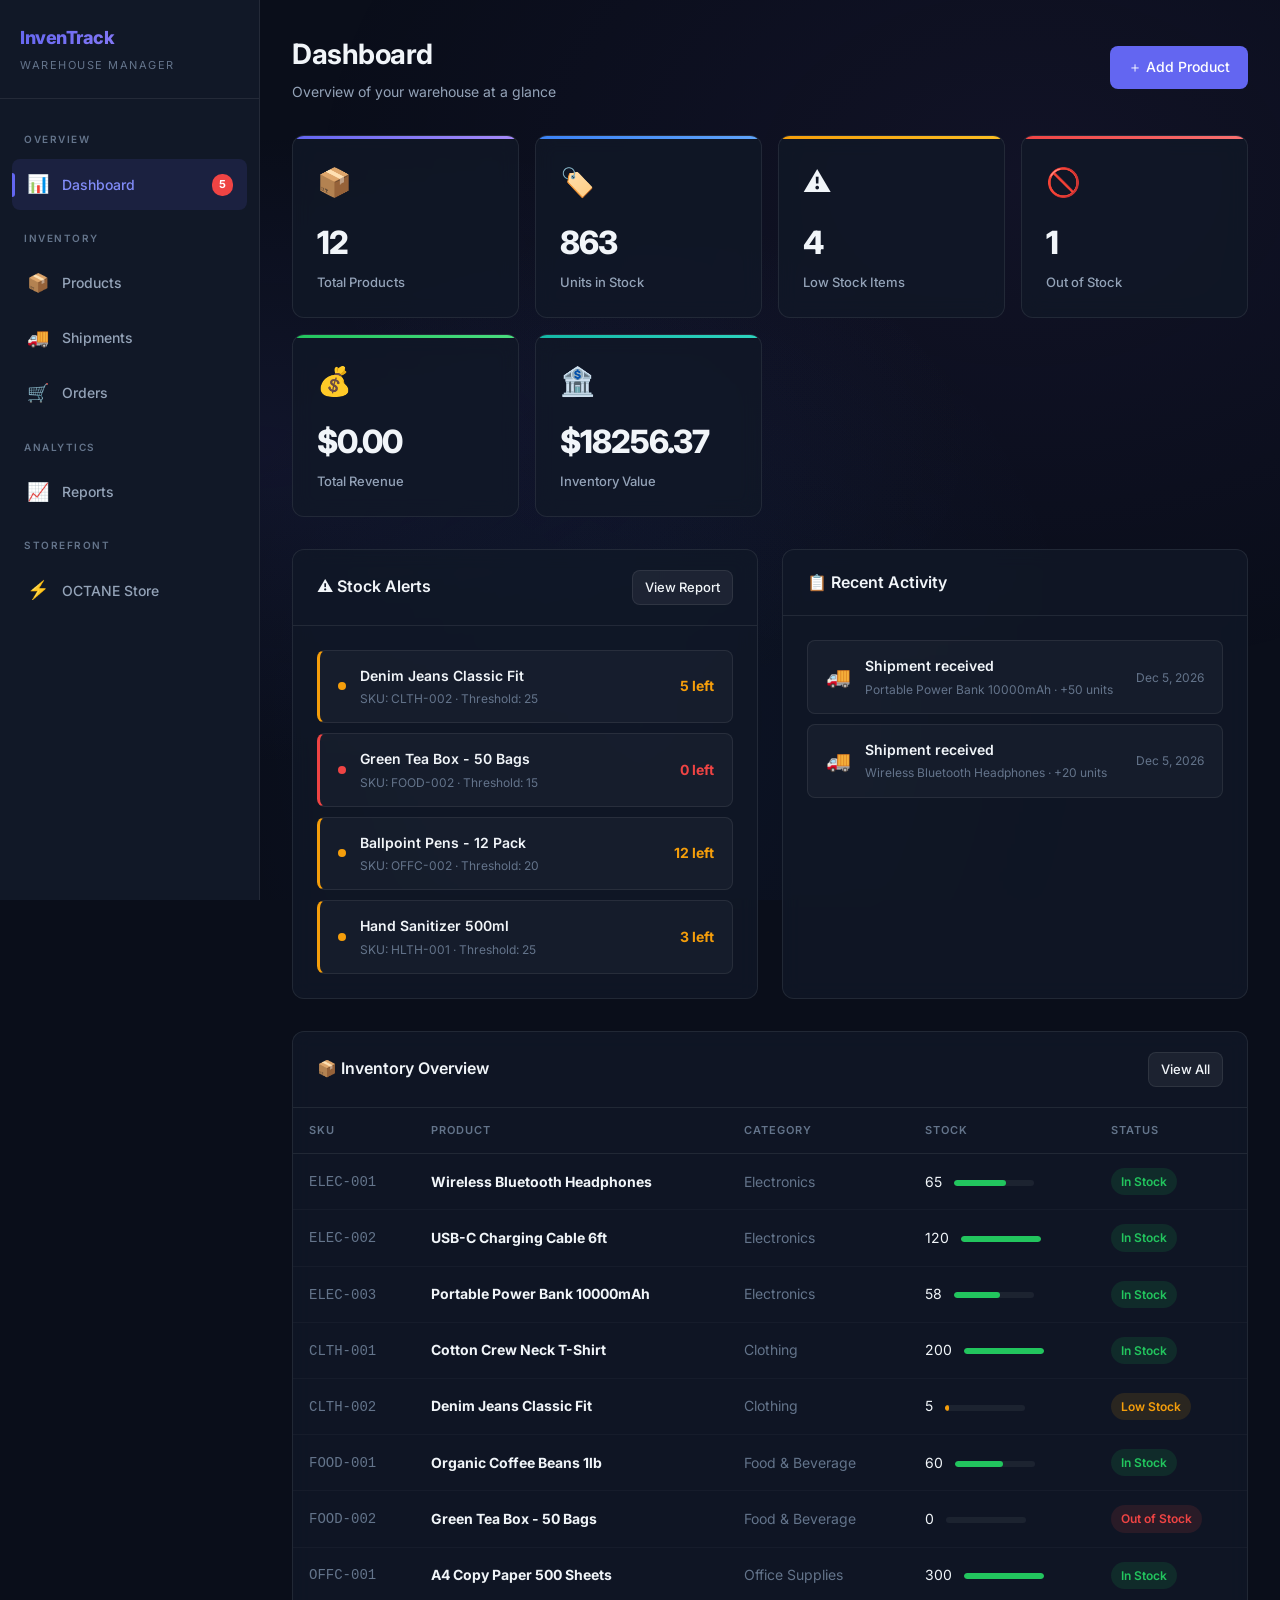
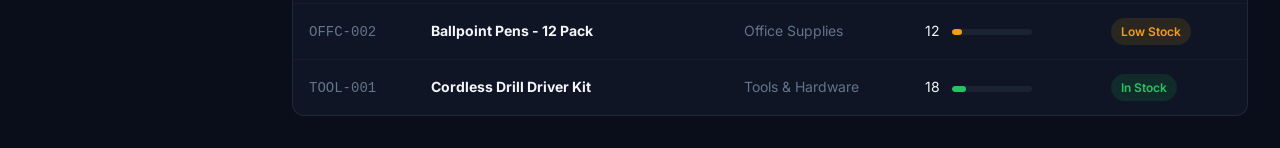
<file: inventory-tracker/index.html>
<!DOCTYPE html>
<html lang="en">
<head>
  <meta charset="UTF-8">
  <meta name="viewport" content="width=device-width, initial-scale=1.0">
  <title>InvenTrack — Dashboard</title>
  <meta name="description" content="Lightweight inventory and warehouse tracker dashboard with stock alerts.">
  <link rel="stylesheet" href="styles/main.css">
</head>
<body>
  <button class="mobile-toggle">☰</button>

  <div class="app-layout">
    <aside class="sidebar" id="sidebar"></aside>

    <main class="main-content">
      <div class="page-header">
        <div>
          <h2>Dashboard</h2>
          <p>Overview of your warehouse at a glance</p>
        </div>
        <div class="header-actions">
          <a href="products.html" class="btn btn-primary">＋ Add Product</a>
        </div>
      </div>

      <!-- Stats Cards -->
      <div class="stats-grid" id="statsGrid"></div>

      <!-- Dashboard Grid -->
      <div class="dashboard-grid">
        <!-- Low Stock Alerts -->
        <div class="card">
          <div class="card-header">
            <h3>⚠️ Stock Alerts</h3>
            <a href="reports.html" class="btn btn-sm btn-secondary">View Report</a>
          </div>
          <div class="card-body">
            <div class="alert-list" id="alertList"></div>
          </div>
        </div>

        <!-- Recent Activity -->
        <div class="card">
          <div class="card-header">
            <h3>📋 Recent Activity</h3>
          </div>
          <div class="card-body">
            <div class="alert-list" id="activityList"></div>
          </div>
        </div>
      </div>

      <!-- Top Products Table -->
      <div class="card">
        <div class="card-header">
          <h3>📦 Inventory Overview</h3>
          <a href="products.html" class="btn btn-sm btn-secondary">View All</a>
        </div>
        <div class="table-container">
          <table>
            <thead>
              <tr>
                <th>SKU</th>
                <th>Product</th>
                <th>Category</th>
                <th>Stock</th>
                <th>Status</th>
              </tr>
            </thead>
            <tbody id="productsTable"></tbody>
          </table>
        </div>
      </div>
    </main>
  </div>

  <script src="scripts/data.js"></script>
  <script src="scripts/ui.js"></script>
  <script src="scripts/dashboard.js"></script>
</body>
</html>
</file>
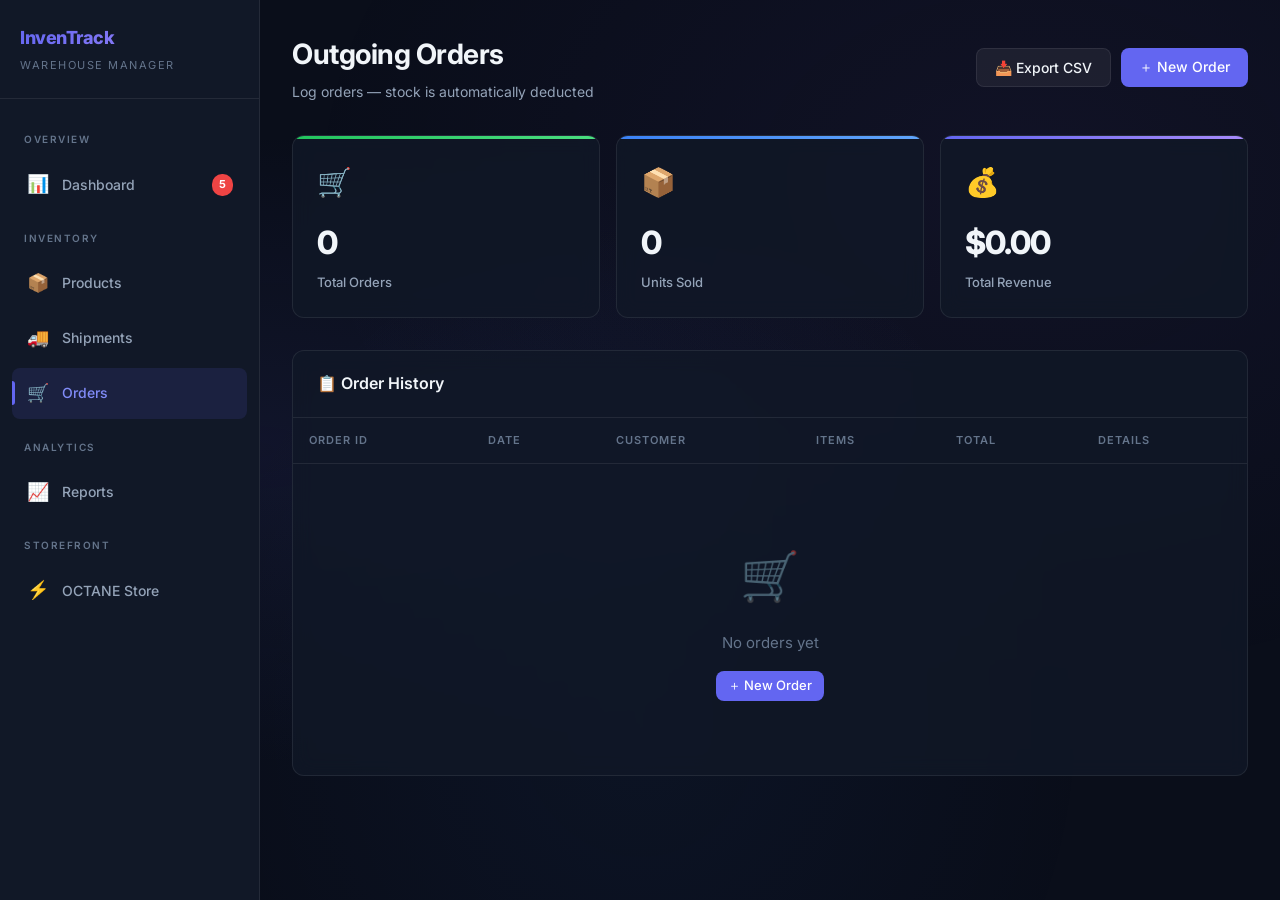
<file: inventory-tracker/orders.html>
<!DOCTYPE html>
<html lang="en">
<head>
  <meta charset="UTF-8">
  <meta name="viewport" content="width=device-width, initial-scale=1.0">
  <title>InvenTrack — Orders</title>
  <meta name="description" content="Log outgoing orders with automatic stock deduction.">
  <link rel="stylesheet" href="styles/main.css">
</head>
<body>
  <button class="mobile-toggle">☰</button>

  <div class="app-layout">
    <aside class="sidebar" id="sidebar"></aside>

    <main class="main-content">
      <div class="page-header">
        <div>
          <h2>Outgoing Orders</h2>
          <p>Log orders — stock is automatically deducted</p>
        </div>
        <div class="header-actions">
          <button class="btn btn-secondary" onclick="DB.downloadCSV(DB.exportOrdersCSV(), 'orders-report.csv')">
            📥 Export CSV
          </button>
          <button class="btn btn-primary" onclick="openOrderModal()">＋ New Order</button>
        </div>
      </div>

      <!-- Stats -->
      <div class="stats-grid" id="orderStats"></div>

      <!-- Orders Table -->
      <div class="card">
        <div class="card-header">
          <h3>📋 Order History</h3>
        </div>
        <div class="table-container">
          <table>
            <thead>
              <tr>
                <th>Order ID</th>
                <th>Date</th>
                <th>Customer</th>
                <th>Items</th>
                <th>Total</th>
                <th>Details</th>
              </tr>
            </thead>
            <tbody id="ordersTableBody"></tbody>
          </table>
        </div>
      </div>
    </main>
  </div>

  <!-- New Order Modal -->
  <div class="modal-overlay" id="orderModal">
    <div class="modal" style="max-width:600px">
      <div class="modal-header">
        <h3>Create New Order</h3>
        <button class="modal-close" onclick="closeModal('orderModal')">×</button>
      </div>
      <div class="modal-body">
        <div class="form-group">
          <label class="form-label">Customer Name</label>
          <input type="text" class="form-input" id="orderCustomer" placeholder="e.g. John Doe">
        </div>

        <div class="form-group">
          <label class="form-label">Order Items</label>
          <div id="orderItemsList" class="order-items-list mb-16"></div>
          <div class="order-item-add-row">
            <div class="form-group">
              <select class="form-select" id="addItemProduct">
                <option value="">Select product</option>
              </select>
            </div>
            <div class="form-group" style="max-width:100px">
              <input type="number" class="form-input" id="addItemQty" min="1" value="1" placeholder="Qty">
            </div>
            <button class="btn btn-sm btn-secondary" onclick="addOrderItem()" style="margin-bottom:20px">Add</button>
          </div>
        </div>

        <div class="form-group">
          <label class="form-label">Notes</label>
          <textarea class="form-textarea" id="orderNotes" placeholder="Order notes..."></textarea>
        </div>
      </div>
      <div class="modal-footer">
        <div style="flex:1;font-weight:600;font-size:16px" id="orderTotalDisplay">Total: $0.00</div>
        <button class="btn btn-secondary" onclick="closeModal('orderModal')">Cancel</button>
        <button class="btn btn-primary" onclick="saveOrder()">Place Order</button>
      </div>
    </div>
  </div>

  <!-- Order Details Modal -->
  <div class="modal-overlay" id="orderDetailModal">
    <div class="modal" style="max-width:550px">
      <div class="modal-header">
        <h3>Order Details</h3>
        <button class="modal-close" onclick="closeModal('orderDetailModal')">×</button>
      </div>
      <div class="modal-body" id="orderDetailBody"></div>
    </div>
  </div>

  <script src="scripts/data.js"></script>
  <script src="scripts/ui.js"></script>
  <script src="scripts/orders.js"></script>
</body>
</html>
</file>
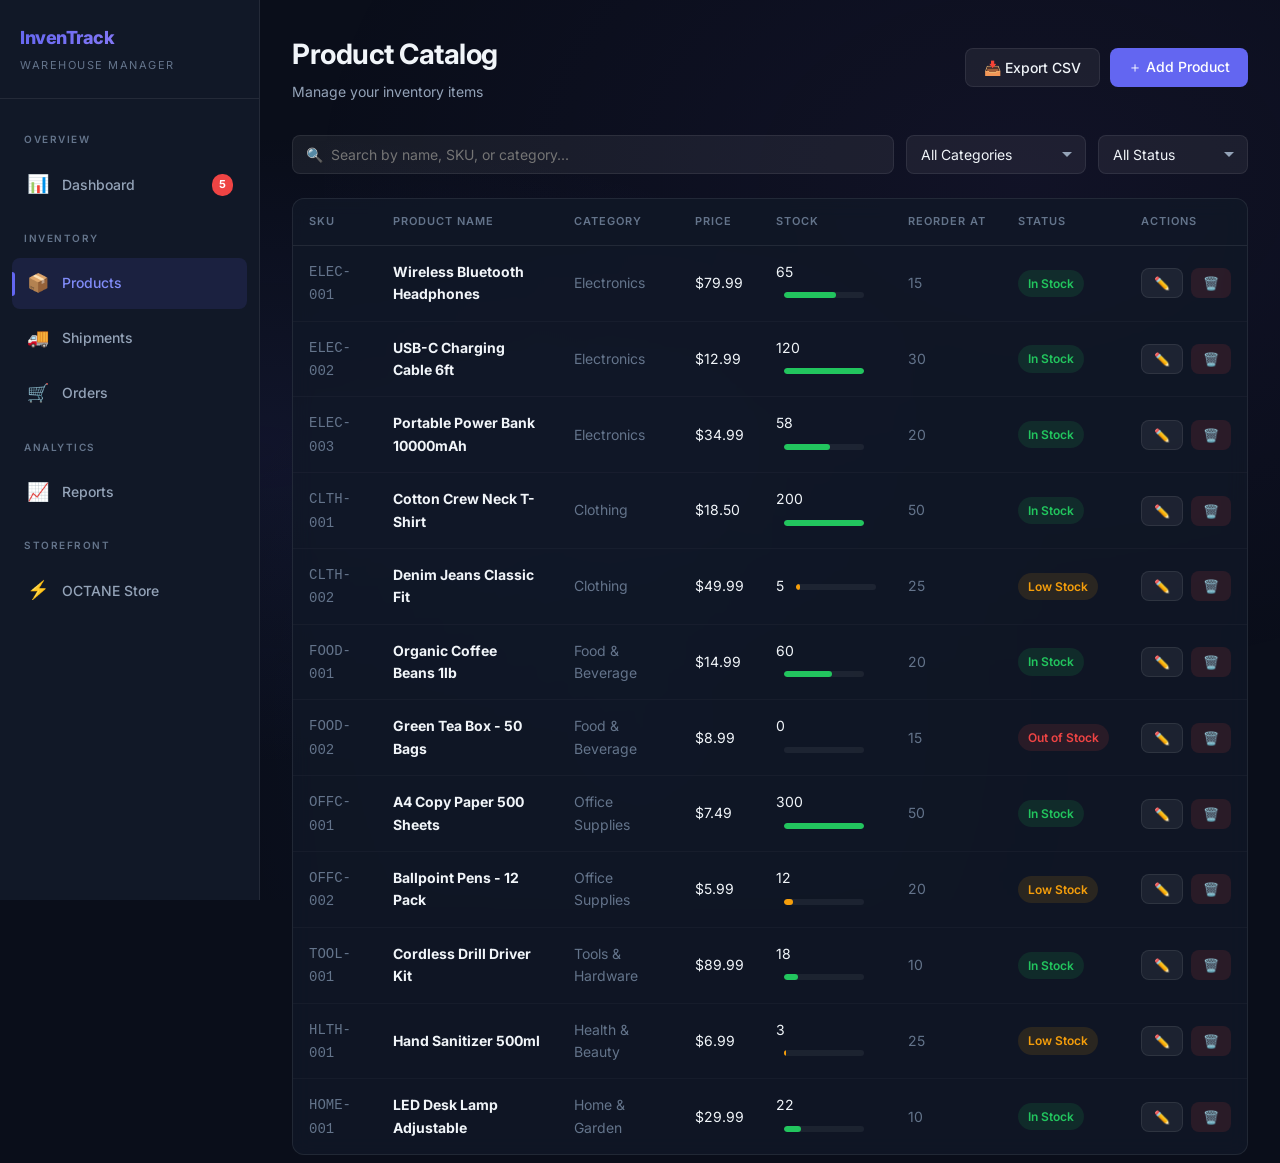
<file: inventory-tracker/products.html>
<!DOCTYPE html>
<html lang="en">
<head>
  <meta charset="UTF-8">
  <meta name="viewport" content="width=device-width, initial-scale=1.0">
  <title>InvenTrack — Products</title>
  <meta name="description" content="Manage your product catalog with SKUs, categories, and reorder thresholds.">
  <link rel="stylesheet" href="styles/main.css">
</head>
<body>
  <button class="mobile-toggle">☰</button>

  <div class="app-layout">
    <aside class="sidebar" id="sidebar"></aside>

    <main class="main-content">
      <div class="page-header">
        <div>
          <h2>Product Catalog</h2>
          <p>Manage your inventory items</p>
        </div>
        <div class="header-actions">
          <button class="btn btn-secondary" onclick="DB.downloadCSV(DB.exportProductsCSV(), 'products-inventory.csv')">
            📥 Export CSV
          </button>
          <button class="btn btn-primary" onclick="openAddProductModal()">＋ Add Product</button>
        </div>
      </div>

      <!-- Search & Filter -->
      <div class="search-filter-bar">
        <div class="search-wrapper">
          <span class="search-icon-input">🔍</span>
          <input type="text" class="form-input" id="searchInput" placeholder="Search by name, SKU, or category..." oninput="renderProducts()">
        </div>
        <select class="form-select" id="categoryFilter" onchange="renderProducts()" style="width:180px">
          <option value="">All Categories</option>
        </select>
        <select class="form-select" id="statusFilter" onchange="renderProducts()" style="width:150px">
          <option value="">All Status</option>
          <option value="in-stock">In Stock</option>
          <option value="low-stock">Low Stock</option>
          <option value="out-of-stock">Out of Stock</option>
        </select>
      </div>

      <!-- Products Table -->
      <div class="card">
        <div class="table-container">
          <table>
            <thead>
              <tr>
                <th>SKU</th>
                <th>Product Name</th>
                <th>Category</th>
                <th>Price</th>
                <th>Stock</th>
                <th>Reorder At</th>
                <th>Status</th>
                <th>Actions</th>
              </tr>
            </thead>
            <tbody id="productsTableBody"></tbody>
          </table>
        </div>
      </div>
    </main>
  </div>

  <!-- Add/Edit Product Modal -->
  <div class="modal-overlay" id="productModal">
    <div class="modal">
      <div class="modal-header">
        <h3 id="productModalTitle">Add Product</h3>
        <button class="modal-close" onclick="closeModal('productModal')">×</button>
      </div>
      <div class="modal-body">
        <input type="hidden" id="editProductId">
        <div class="form-row">
          <div class="form-group">
            <label class="form-label">SKU *</label>
            <input type="text" class="form-input" id="productSku" placeholder="e.g. ELEC-001">
          </div>
          <div class="form-group">
            <label class="form-label">Category *</label>
            <select class="form-select" id="productCategory">
              <option value="">Select category</option>
              <option value="Electronics">Electronics</option>
              <option value="Clothing">Clothing</option>
              <option value="Food & Beverage">Food & Beverage</option>
              <option value="Office Supplies">Office Supplies</option>
              <option value="Tools & Hardware">Tools & Hardware</option>
              <option value="Health & Beauty">Health & Beauty</option>
              <option value="Home & Garden">Home & Garden</option>
              <option value="Automotive">Automotive</option>
            </select>
          </div>
        </div>
        <div class="form-group">
          <label class="form-label">Product Name *</label>
          <input type="text" class="form-input" id="productName" placeholder="e.g. Wireless Bluetooth Headphones">
        </div>
        <div class="form-row">
          <div class="form-group">
            <label class="form-label">Price ($) *</label>
            <input type="number" class="form-input" id="productPrice" step="0.01" min="0" placeholder="0.00">
          </div>
          <div class="form-group">
            <label class="form-label">Stock Quantity</label>
            <input type="number" class="form-input" id="productStock" min="0" placeholder="0">
          </div>
        </div>
        <div class="form-group">
          <label class="form-label">Reorder Threshold</label>
          <input type="number" class="form-input" id="productThreshold" min="0" placeholder="10" value="10">
        </div>
      </div>
      <div class="modal-footer">
        <button class="btn btn-secondary" onclick="closeModal('productModal')">Cancel</button>
        <button class="btn btn-primary" onclick="saveProduct()">Save Product</button>
      </div>
    </div>
  </div>

  <!-- Delete Confirmation Modal -->
  <div class="modal-overlay" id="deleteModal">
    <div class="modal" style="max-width:400px">
      <div class="modal-header">
        <h3>Delete Product</h3>
        <button class="modal-close" onclick="closeModal('deleteModal')">×</button>
      </div>
      <div class="modal-body">
        <p>Are you sure you want to delete <strong id="deleteProductName"></strong>? This action cannot be undone.</p>
      </div>
      <div class="modal-footer">
        <button class="btn btn-secondary" onclick="closeModal('deleteModal')">Cancel</button>
        <button class="btn btn-danger" id="confirmDeleteBtn">Delete</button>
      </div>
    </div>
  </div>

  <script src="scripts/data.js"></script>
  <script src="scripts/ui.js"></script>
  <script src="scripts/products.js"></script>
</body>
</html>
</file>
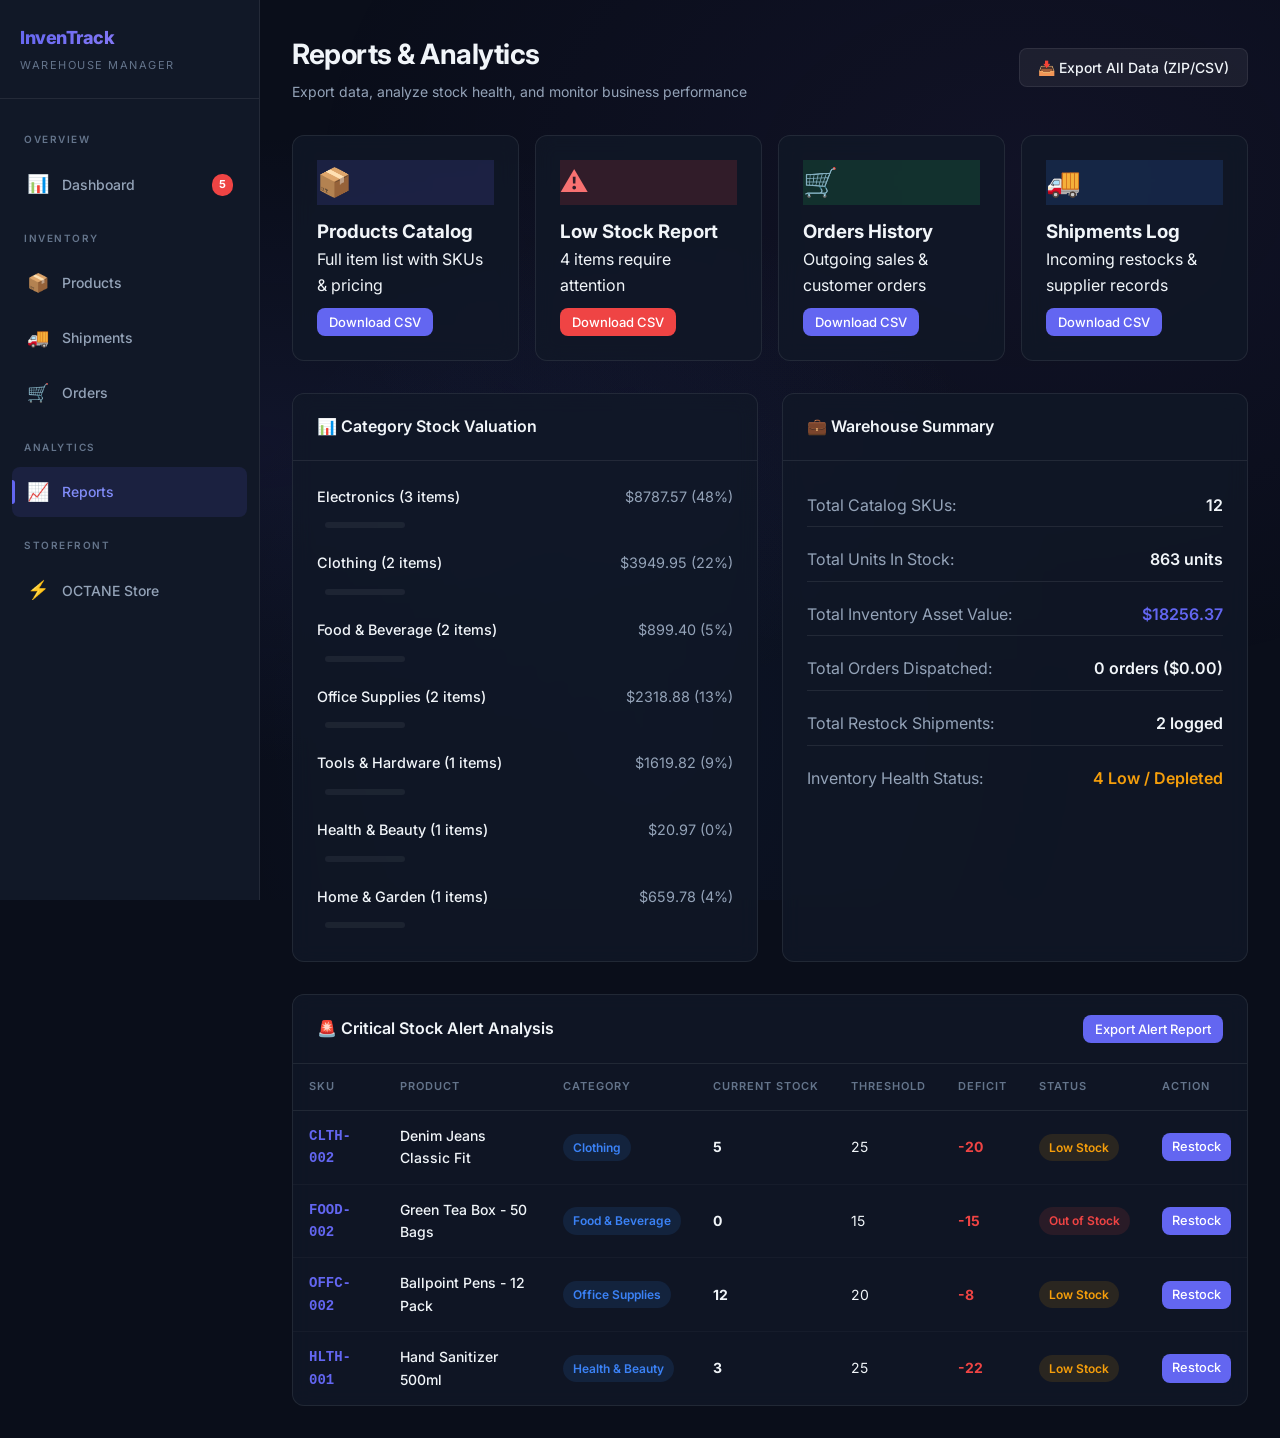
<file: inventory-tracker/reports.html>
<!DOCTYPE html>
<html lang="en">
<head>
  <meta charset="UTF-8">
  <meta name="viewport" content="width=device-width, initial-scale=1.0">
  <title>InvenTrack — Reports & Analytics</title>
  <meta name="description" content="Generate and export warehouse inventory, order, shipment, and stock alert reports.">
  <link rel="stylesheet" href="styles/main.css">
</head>
<body>
  <button class="mobile-toggle">☰</button>

  <div class="app-layout">
    <aside class="sidebar" id="sidebar"></aside>

    <main class="main-content">
      <div class="page-header">
        <div>
          <h2>Reports & Analytics</h2>
          <p>Export data, analyze stock health, and monitor business performance</p>
        </div>
        <div class="header-actions">
          <button class="btn btn-secondary" onclick="exportAllReports()">📥 Export All Data (ZIP/CSV)</button>
        </div>
      </div>

      <!-- Quick Export Cards -->
      <div class="stats-grid">
        <div class="stat-card" style="cursor: pointer;" onclick="downloadReport('products')">
          <div class="stat-icon" style="background: rgba(99, 102, 241, 0.15); color: #818cf8;">📦</div>
          <div class="stat-info">
            <h3>Products Catalog</h3>
            <p>Full item list with SKUs & pricing</p>
            <button class="btn btn-sm btn-primary" style="margin-top: 10px;">Download CSV</button>
          </div>
        </div>

        <div class="stat-card" style="cursor: pointer;" onclick="downloadReport('low-stock')">
          <div class="stat-icon" style="background: rgba(239, 68, 68, 0.15); color: #f87171;">⚠️</div>
          <div class="stat-info">
            <h3>Low Stock Report</h3>
            <p id="lowStockCardSub">Items below reorder threshold</p>
            <button class="btn btn-sm btn-primary" style="margin-top: 10px; background: var(--danger);">Download CSV</button>
          </div>
        </div>

        <div class="stat-card" style="cursor: pointer;" onclick="downloadReport('orders')">
          <div class="stat-icon" style="background: rgba(34, 197, 94, 0.15); color: #4ade80;">🛒</div>
          <div class="stat-info">
            <h3>Orders History</h3>
            <p>Outgoing sales & customer orders</p>
            <button class="btn btn-sm btn-primary" style="margin-top: 10px;">Download CSV</button>
          </div>
        </div>

        <div class="stat-card" style="cursor: pointer;" onclick="downloadReport('shipments')">
          <div class="stat-icon" style="background: rgba(59, 130, 246, 0.15); color: #60a5fa;">🚚</div>
          <div class="stat-info">
            <h3>Shipments Log</h3>
            <p>Incoming restocks & supplier records</p>
            <button class="btn btn-sm btn-primary" style="margin-top: 10px;">Download CSV</button>
          </div>
        </div>
      </div>

      <!-- Inventory Health Breakdown -->
      <div class="dashboard-grid">
        <div class="card">
          <div class="card-header">
            <h3>📊 Category Stock Valuation</h3>
          </div>
          <div class="card-body">
            <div id="categoryBreakdown" style="display: flex; flex-direction: column; gap: 14px;"></div>
          </div>
        </div>

        <div class="card">
          <div class="card-header">
            <h3>💼 Warehouse Summary</h3>
          </div>
          <div class="card-body">
            <div id="warehouseSummary" style="display: flex; flex-direction: column; gap: 12px;"></div>
          </div>
        </div>
      </div>

      <!-- Critical Stock Items Table -->
      <div class="card">
        <div class="card-header">
          <h3>🚨 Critical Stock Alert Analysis</h3>
          <button class="btn btn-sm btn-primary" onclick="downloadReport('low-stock')">Export Alert Report</button>
        </div>
        <div class="table-container">
          <table>
            <thead>
              <tr>
                <th>SKU</th>
                <th>Product</th>
                <th>Category</th>
                <th>Current Stock</th>
                <th>Threshold</th>
                <th>Deficit</th>
                <th>Status</th>
                <th>Action</th>
              </tr>
            </thead>
            <tbody id="lowStockReportTable"></tbody>
          </table>
        </div>
      </div>
    </main>
  </div>

  <script src="scripts/data.js"></script>
  <script src="scripts/ui.js"></script>
  <script src="scripts/reports.js"></script>
</body>
</html>
</file>
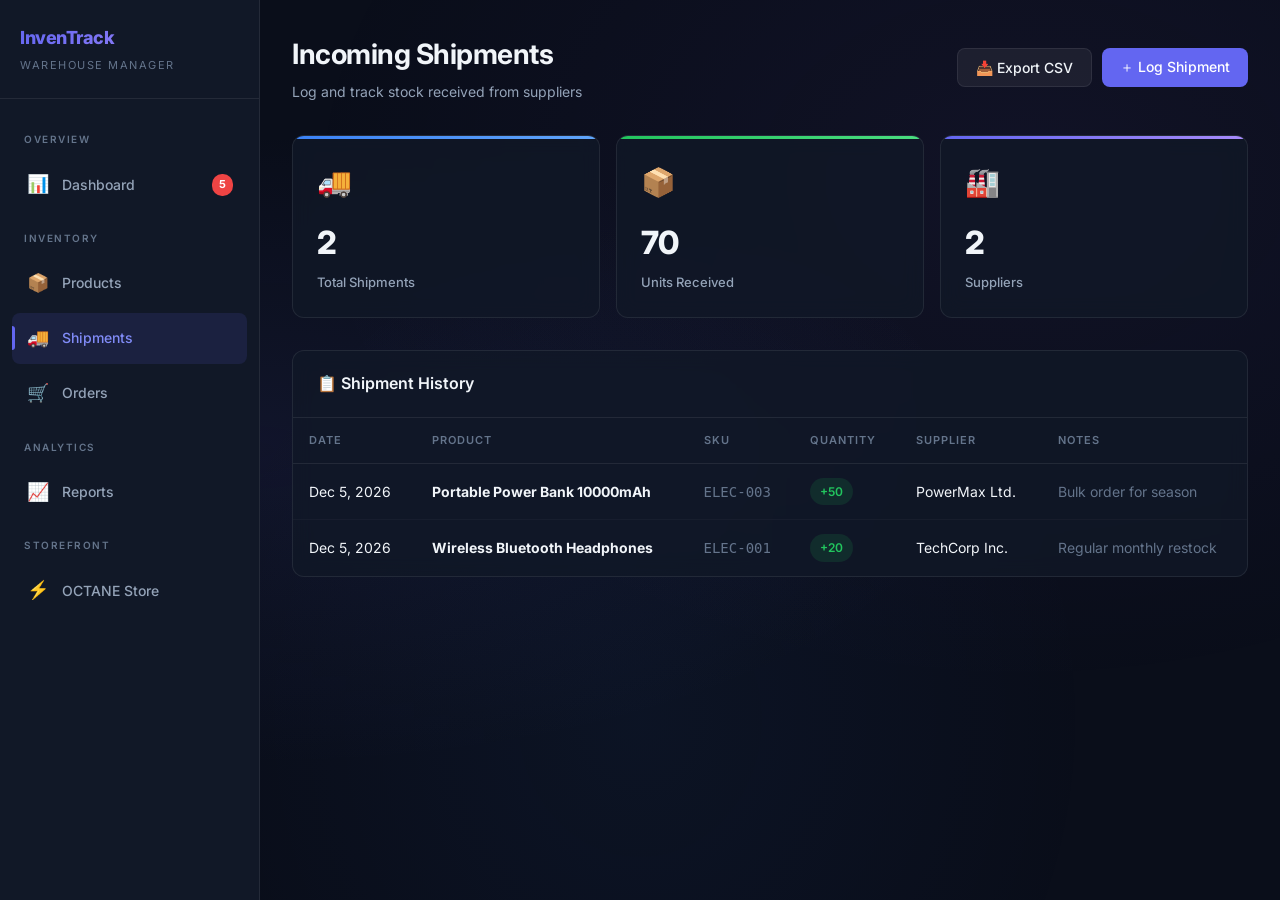
<file: inventory-tracker/shipments.html>
<!DOCTYPE html>
<html lang="en">
<head>
  <meta charset="UTF-8">
  <meta name="viewport" content="width=device-width, initial-scale=1.0">
  <title>InvenTrack — Shipments</title>
  <meta name="description" content="Track incoming shipments and restock your warehouse inventory.">
  <link rel="stylesheet" href="styles/main.css">
</head>
<body>
  <button class="mobile-toggle">☰</button>

  <div class="app-layout">
    <aside class="sidebar" id="sidebar"></aside>

    <main class="main-content">
      <div class="page-header">
        <div>
          <h2>Incoming Shipments</h2>
          <p>Log and track stock received from suppliers</p>
        </div>
        <div class="header-actions">
          <button class="btn btn-secondary" onclick="DB.downloadCSV(DB.exportShipmentsCSV(), 'shipments-report.csv')">
            📥 Export CSV
          </button>
          <button class="btn btn-primary" onclick="openShipmentModal()">＋ Log Shipment</button>
        </div>
      </div>

      <!-- Stats -->
      <div class="stats-grid" id="shipmentStats"></div>

      <!-- Shipments Table -->
      <div class="card">
        <div class="card-header">
          <h3>📋 Shipment History</h3>
        </div>
        <div class="table-container">
          <table>
            <thead>
              <tr>
                <th>Date</th>
                <th>Product</th>
                <th>SKU</th>
                <th>Quantity</th>
                <th>Supplier</th>
                <th>Notes</th>
              </tr>
            </thead>
            <tbody id="shipmentsTableBody"></tbody>
          </table>
        </div>
      </div>
    </main>
  </div>

  <!-- Add Shipment Modal -->
  <div class="modal-overlay" id="shipmentModal">
    <div class="modal">
      <div class="modal-header">
        <h3>Log Incoming Shipment</h3>
        <button class="modal-close" onclick="closeModal('shipmentModal')">×</button>
      </div>
      <div class="modal-body">
        <div class="form-group">
          <label class="form-label">Product *</label>
          <select class="form-select" id="shipmentProduct">
            <option value="">Select a product</option>
          </select>
        </div>
        <div class="form-row">
          <div class="form-group">
            <label class="form-label">Quantity Received *</label>
            <input type="number" class="form-input" id="shipmentQuantity" min="1" placeholder="0">
          </div>
          <div class="form-group">
            <label class="form-label">Date</label>
            <input type="date" class="form-input" id="shipmentDate">
          </div>
        </div>
        <div class="form-group">
          <label class="form-label">Supplier</label>
          <input type="text" class="form-input" id="shipmentSupplier" placeholder="e.g. TechCorp Inc.">
        </div>
        <div class="form-group">
          <label class="form-label">Notes</label>
          <textarea class="form-textarea" id="shipmentNotes" placeholder="Additional notes..."></textarea>
        </div>
      </div>
      <div class="modal-footer">
        <button class="btn btn-secondary" onclick="closeModal('shipmentModal')">Cancel</button>
        <button class="btn btn-primary" onclick="saveShipment()">Log Shipment</button>
      </div>
    </div>
  </div>

  <script src="scripts/data.js"></script>
  <script src="scripts/ui.js"></script>
  <script src="scripts/shipments.js"></script>
</body>
</html>
</file>
<file: inventory-tracker/styles/main.css>
/* ============================================
   Inventory & Warehouse Tracker
   Premium Dark Theme Stylesheet
   ============================================ */

@import url('https://fonts.googleapis.com/css2?family=Inter:wght@300;400;500;600;700;800&display=swap');

/* --- CSS Custom Properties --- */
:root {
  --bg-primary: #0a0e1a;
  --bg-secondary: #111827;
  --bg-card: rgba(17, 24, 39, 0.8);
  --bg-card-hover: rgba(31, 41, 55, 0.9);
  --bg-glass: rgba(255, 255, 255, 0.03);
  --bg-input: rgba(255, 255, 255, 0.06);

  --border-color: rgba(255, 255, 255, 0.08);
  --border-active: rgba(99, 102, 241, 0.5);

  --text-primary: #f1f5f9;
  --text-secondary: #94a3b8;
  --text-muted: #64748b;

  --accent-primary: #6366f1;
  --accent-primary-hover: #818cf8;
  --accent-glow: rgba(99, 102, 241, 0.3);

  --success: #22c55e;
  --success-bg: rgba(34, 197, 94, 0.12);
  --warning: #f59e0b;
  --warning-bg: rgba(245, 158, 11, 0.12);
  --danger: #ef4444;
  --danger-bg: rgba(239, 68, 68, 0.12);
  --info: #3b82f6;
  --info-bg: rgba(59, 130, 246, 0.12);

  --sidebar-width: 260px;
  --header-height: 70px;
  --radius: 12px;
  --radius-sm: 8px;
  --transition: all 0.25s cubic-bezier(0.4, 0, 0.2, 1);
}

/* --- Reset & Base --- */
*, *::before, *::after {
  margin: 0;
  padding: 0;
  box-sizing: border-box;
}

html {
  scroll-behavior: smooth;
}

body {
  font-family: 'Inter', -apple-system, BlinkMacSystemFont, sans-serif;
  background-color: var(--bg-primary);
  color: var(--text-primary);
  line-height: 1.6;
  min-height: 100vh;
  overflow-x: hidden;
}

/* Subtle background pattern */
body::before {
  content: '';
  position: fixed;
  top: 0;
  left: 0;
  width: 100%;
  height: 100%;
  background:
    radial-gradient(ellipse at 20% 50%, rgba(99, 102, 241, 0.08) 0%, transparent 50%),
    radial-gradient(ellipse at 80% 20%, rgba(139, 92, 246, 0.06) 0%, transparent 50%),
    radial-gradient(ellipse at 50% 80%, rgba(59, 130, 246, 0.05) 0%, transparent 50%);
  pointer-events: none;
  z-index: 0;
}

a {
  text-decoration: none;
  color: inherit;
}

button {
  cursor: pointer;
  border: none;
  background: none;
  font-family: inherit;
}

input, select, textarea {
  font-family: inherit;
  font-size: inherit;
}

/* --- Layout --- */
.app-layout {
  display: flex;
  min-height: 100vh;
  position: relative;
  z-index: 1;
}

/* --- Sidebar --- */
.sidebar {
  width: var(--sidebar-width);
  background: var(--bg-secondary);
  border-right: 1px solid var(--border-color);
  padding: 0;
  position: fixed;
  top: 0;
  left: 0;
  bottom: 0;
  z-index: 100;
  display: flex;
  flex-direction: column;
  transition: var(--transition);
}

.sidebar-brand {
  padding: 24px 20px;
  border-bottom: 1px solid var(--border-color);
}

.sidebar-brand h1 {
  font-size: 18px;
  font-weight: 800;
  letter-spacing: -0.5px;
  background: linear-gradient(135deg, var(--accent-primary), #a78bfa);
  -webkit-background-clip: text;
  -webkit-text-fill-color: transparent;
  background-clip: text;
}

.sidebar-brand span {
  font-size: 11px;
  color: var(--text-muted);
  text-transform: uppercase;
  letter-spacing: 1.5px;
  display: block;
  margin-top: 4px;
}

.sidebar-nav {
  padding: 16px 12px;
  flex: 1;
  display: flex;
  flex-direction: column;
  gap: 4px;
}

.nav-label {
  font-size: 10px;
  font-weight: 600;
  text-transform: uppercase;
  letter-spacing: 1.5px;
  color: var(--text-muted);
  padding: 16px 12px 8px;
}

.nav-link {
  display: flex;
  align-items: center;
  gap: 12px;
  padding: 11px 14px;
  border-radius: var(--radius-sm);
  color: var(--text-secondary);
  font-size: 14px;
  font-weight: 500;
  transition: var(--transition);
  position: relative;
}

.nav-link:hover {
  background: var(--bg-glass);
  color: var(--text-primary);
}

.nav-link.active {
  background: rgba(99, 102, 241, 0.12);
  color: var(--accent-primary-hover);
}

.nav-link.active::before {
  content: '';
  position: absolute;
  left: 0;
  top: 50%;
  transform: translateY(-50%);
  width: 3px;
  height: 24px;
  background: var(--accent-primary);
  border-radius: 0 4px 4px 0;
}

.nav-icon {
  font-size: 18px;
  width: 24px;
  text-align: center;
  flex-shrink: 0;
}

.nav-badge {
  margin-left: auto;
  background: var(--danger);
  color: white;
  font-size: 11px;
  font-weight: 700;
  padding: 2px 7px;
  border-radius: 10px;
  min-width: 20px;
  text-align: center;
}

/* --- Main Content --- */
.main-content {
  flex: 1;
  margin-left: var(--sidebar-width);
  padding: 32px;
  min-height: 100vh;
}

/* --- Page Header --- */
.page-header {
  display: flex;
  align-items: center;
  justify-content: space-between;
  margin-bottom: 32px;
  flex-wrap: wrap;
  gap: 16px;
}

.page-header h2 {
  font-size: 28px;
  font-weight: 700;
  letter-spacing: -0.5px;
}

.page-header p {
  color: var(--text-secondary);
  font-size: 14px;
  margin-top: 4px;
}

.header-actions {
  display: flex;
  gap: 10px;
  flex-wrap: wrap;
}

/* --- Stat Cards --- */
.stats-grid {
  display: grid;
  grid-template-columns: repeat(auto-fit, minmax(220px, 1fr));
  gap: 16px;
  margin-bottom: 32px;
}

.stat-card {
  background: var(--bg-card);
  border: 1px solid var(--border-color);
  border-radius: var(--radius);
  padding: 24px;
  transition: var(--transition);
  backdrop-filter: blur(10px);
  position: relative;
  overflow: hidden;
}

.stat-card::before {
  content: '';
  position: absolute;
  top: 0;
  left: 0;
  right: 0;
  height: 3px;
  border-radius: var(--radius) var(--radius) 0 0;
}

.stat-card.purple::before { background: linear-gradient(90deg, #6366f1, #a78bfa); }
.stat-card.green::before { background: linear-gradient(90deg, #22c55e, #4ade80); }
.stat-card.amber::before { background: linear-gradient(90deg, #f59e0b, #fbbf24); }
.stat-card.red::before { background: linear-gradient(90deg, #ef4444, #f87171); }
.stat-card.blue::before { background: linear-gradient(90deg, #3b82f6, #60a5fa); }
.stat-card.teal::before { background: linear-gradient(90deg, #14b8a6, #2dd4bf); }

.stat-card:hover {
  border-color: var(--border-active);
  transform: translateY(-2px);
  box-shadow: 0 8px 30px rgba(0, 0, 0, 0.3);
}

.stat-icon {
  font-size: 28px;
  margin-bottom: 12px;
}

.stat-value {
  font-size: 32px;
  font-weight: 800;
  letter-spacing: -1px;
  margin-bottom: 4px;
}

.stat-label {
  font-size: 13px;
  color: var(--text-secondary);
  font-weight: 500;
}

/* --- Cards & Panels --- */
.card {
  background: var(--bg-card);
  border: 1px solid var(--border-color);
  border-radius: var(--radius);
  backdrop-filter: blur(10px);
  overflow: hidden;
}

.card-header {
  display: flex;
  align-items: center;
  justify-content: space-between;
  padding: 20px 24px;
  border-bottom: 1px solid var(--border-color);
}

.card-header h3 {
  font-size: 16px;
  font-weight: 600;
}

.card-body {
  padding: 24px;
}

/* --- Tables --- */
.table-container {
  overflow-x: auto;
}

table {
  width: 100%;
  border-collapse: collapse;
}

thead th {
  text-align: left;
  padding: 14px 16px;
  font-size: 11px;
  font-weight: 600;
  text-transform: uppercase;
  letter-spacing: 1px;
  color: var(--text-muted);
  border-bottom: 1px solid var(--border-color);
  white-space: nowrap;
}

tbody td {
  padding: 14px 16px;
  font-size: 14px;
  border-bottom: 1px solid rgba(255, 255, 255, 0.03);
  vertical-align: middle;
}

tbody tr {
  transition: var(--transition);
}

tbody tr:hover {
  background: var(--bg-glass);
}

tbody tr:last-child td {
  border-bottom: none;
}

/* --- Badges --- */
.badge {
  display: inline-flex;
  align-items: center;
  gap: 5px;
  padding: 4px 10px;
  border-radius: 20px;
  font-size: 12px;
  font-weight: 600;
  white-space: nowrap;
}

.badge-success {
  background: var(--success-bg);
  color: var(--success);
}

.badge-warning {
  background: var(--warning-bg);
  color: var(--warning);
}

.badge-danger {
  background: var(--danger-bg);
  color: var(--danger);
}

.badge-info {
  background: var(--info-bg);
  color: var(--info);
}

/* --- Buttons --- */
.btn {
  display: inline-flex;
  align-items: center;
  gap: 8px;
  padding: 10px 18px;
  border-radius: var(--radius-sm);
  font-size: 14px;
  font-weight: 500;
  transition: var(--transition);
  white-space: nowrap;
}

.btn-primary {
  background: var(--accent-primary);
  color: white;
}

.btn-primary:hover {
  background: var(--accent-primary-hover);
  box-shadow: 0 4px 15px var(--accent-glow);
}

.btn-secondary {
  background: var(--bg-input);
  color: var(--text-primary);
  border: 1px solid var(--border-color);
}

.btn-secondary:hover {
  background: rgba(255, 255, 255, 0.1);
  border-color: var(--border-active);
}

.btn-danger {
  background: var(--danger-bg);
  color: var(--danger);
}

.btn-danger:hover {
  background: rgba(239, 68, 68, 0.2);
}

.btn-success {
  background: var(--success-bg);
  color: var(--success);
}

.btn-success:hover {
  background: rgba(34, 197, 94, 0.2);
}

.btn-sm {
  padding: 6px 12px;
  font-size: 13px;
}

.btn-icon {
  padding: 8px;
  border-radius: var(--radius-sm);
}

/* --- Forms --- */
.form-group {
  margin-bottom: 20px;
}

.form-label {
  display: block;
  font-size: 13px;
  font-weight: 500;
  color: var(--text-secondary);
  margin-bottom: 6px;
}

.form-input,
.form-select,
.form-textarea {
  width: 100%;
  padding: 10px 14px;
  background: var(--bg-input);
  border: 1px solid var(--border-color);
  border-radius: var(--radius-sm);
  color: var(--text-primary);
  font-size: 14px;
  transition: var(--transition);
  outline: none;
}

.form-input:focus,
.form-select:focus,
.form-textarea:focus {
  border-color: var(--accent-primary);
  box-shadow: 0 0 0 3px var(--accent-glow);
}

.form-select {
  cursor: pointer;
  -webkit-appearance: none;
  appearance: none;
  background-image: url("data:image/svg+xml,%3Csvg xmlns='http://www.w3.org/2000/svg' width='12' height='12' viewBox='0 0 12 12'%3E%3Cpath fill='%2394a3b8' d='M6 8L1 3h10z'/%3E%3C/svg%3E");
  background-repeat: no-repeat;
  background-position: right 12px center;
  padding-right: 36px;
}

.form-select option {
  background: var(--bg-secondary);
  color: var(--text-primary);
}

.form-textarea {
  resize: vertical;
  min-height: 80px;
}

.form-row {
  display: grid;
  grid-template-columns: 1fr 1fr;
  gap: 16px;
}

/* --- Modal --- */
.modal-overlay {
  display: none;
  position: fixed;
  top: 0;
  left: 0;
  right: 0;
  bottom: 0;
  background: rgba(0, 0, 0, 0.6);
  backdrop-filter: blur(4px);
  z-index: 1000;
  align-items: center;
  justify-content: center;
  padding: 20px;
}

.modal-overlay.active {
  display: flex;
}

.modal {
  background: var(--bg-secondary);
  border: 1px solid var(--border-color);
  border-radius: var(--radius);
  width: 100%;
  max-width: 520px;
  max-height: 90vh;
  overflow-y: auto;
  animation: modalIn 0.3s ease;
}

@keyframes modalIn {
  from {
    opacity: 0;
    transform: scale(0.95) translateY(10px);
  }
  to {
    opacity: 1;
    transform: scale(1) translateY(0);
  }
}

.modal-header {
  display: flex;
  align-items: center;
  justify-content: space-between;
  padding: 20px 24px;
  border-bottom: 1px solid var(--border-color);
}

.modal-header h3 {
  font-size: 18px;
  font-weight: 600;
}

.modal-close {
  font-size: 24px;
  color: var(--text-muted);
  padding: 4px;
  line-height: 1;
  transition: var(--transition);
}

.modal-close:hover {
  color: var(--text-primary);
}

.modal-body {
  padding: 24px;
}

.modal-footer {
  display: flex;
  justify-content: flex-end;
  gap: 10px;
  padding: 16px 24px;
  border-top: 1px solid var(--border-color);
}

/* --- Alert Cards (Dashboard) --- */
.alert-list {
  display: flex;
  flex-direction: column;
  gap: 10px;
}

.alert-item {
  display: flex;
  align-items: center;
  gap: 14px;
  padding: 14px 18px;
  border-radius: var(--radius-sm);
  background: var(--bg-glass);
  border: 1px solid var(--border-color);
  transition: var(--transition);
}

.alert-item:hover {
  border-color: var(--border-active);
}

.alert-item.critical {
  border-left: 3px solid var(--danger);
}

.alert-item.warning {
  border-left: 3px solid var(--warning);
}

.alert-dot {
  width: 8px;
  height: 8px;
  border-radius: 50%;
  flex-shrink: 0;
  animation: pulse 2s infinite;
}

.alert-dot.red { background: var(--danger); }
.alert-dot.amber { background: var(--warning); }

@keyframes pulse {
  0%, 100% { opacity: 1; }
  50% { opacity: 0.4; }
}

.alert-info {
  flex: 1;
}

.alert-info .name {
  font-weight: 600;
  font-size: 14px;
}

.alert-info .detail {
  font-size: 12px;
  color: var(--text-muted);
  margin-top: 2px;
}

.alert-stock {
  font-weight: 700;
  font-size: 14px;
  white-space: nowrap;
}

/* --- Empty State --- */
.empty-state {
  text-align: center;
  padding: 60px 20px;
  color: var(--text-muted);
}

.empty-state .empty-icon {
  font-size: 48px;
  margin-bottom: 16px;
  opacity: 0.5;
}

.empty-state p {
  font-size: 15px;
  margin-bottom: 16px;
}

/* --- Search & Filters --- */
.search-filter-bar {
  display: flex;
  gap: 12px;
  margin-bottom: 24px;
  flex-wrap: wrap;
}

.search-wrapper {
  flex: 1;
  min-width: 200px;
  position: relative;
}

.search-wrapper .search-icon-input {
  position: absolute;
  left: 14px;
  top: 50%;
  transform: translateY(-50%);
  color: var(--text-muted);
  font-size: 14px;
}

.search-wrapper .form-input {
  padding-left: 38px;
}

/* --- Dashboard Grid --- */
.dashboard-grid {
  display: grid;
  grid-template-columns: 1fr 1fr;
  gap: 24px;
  margin-bottom: 32px;
}

/* --- Order Item Row --- */
.order-items-list {
  display: flex;
  flex-direction: column;
  gap: 8px;
}

.order-item-row {
  display: flex;
  align-items: center;
  justify-content: space-between;
  padding: 10px 0;
  border-bottom: 1px solid rgba(255, 255, 255, 0.03);
  gap: 12px;
}

.order-item-row:last-child {
  border-bottom: none;
}

.order-item-add-row {
  display: flex;
  gap: 10px;
  align-items: end;
}

.order-item-add-row .form-group {
  margin-bottom: 0;
  flex: 1;
}

/* --- Stock bar --- */
.stock-bar {
  width: 80px;
  height: 6px;
  background: rgba(255, 255, 255, 0.06);
  border-radius: 3px;
  overflow: hidden;
  display: inline-block;
  vertical-align: middle;
  margin-left: 8px;
}

.stock-bar-fill {
  height: 100%;
  border-radius: 3px;
  transition: width 0.5s ease;
}

.stock-bar-fill.green { background: var(--success); }
.stock-bar-fill.amber { background: var(--warning); }
.stock-bar-fill.red { background: var(--danger); }

/* --- Toast Notification --- */
.toast-container {
  position: fixed;
  top: 20px;
  right: 20px;
  z-index: 2000;
  display: flex;
  flex-direction: column;
  gap: 10px;
}

.toast {
  display: flex;
  align-items: center;
  gap: 12px;
  padding: 14px 20px;
  background: var(--bg-secondary);
  border: 1px solid var(--border-color);
  border-radius: var(--radius-sm);
  box-shadow: 0 8px 30px rgba(0, 0, 0, 0.4);
  animation: toastIn 0.3s ease, toastOut 0.3s ease 2.7s;
  min-width: 280px;
}

.toast.success { border-left: 3px solid var(--success); }
.toast.error { border-left: 3px solid var(--danger); }
.toast.info { border-left: 3px solid var(--info); }

@keyframes toastIn {
  from { opacity: 0; transform: translateX(50px); }
  to { opacity: 1; transform: translateX(0); }
}

@keyframes toastOut {
  from { opacity: 1; transform: translateX(0); }
  to { opacity: 0; transform: translateX(50px); }
}

.toast-icon { font-size: 20px; }
.toast-message { font-size: 14px; font-weight: 500; }

/* --- Responsive --- */
@media (max-width: 1024px) {
  .dashboard-grid {
    grid-template-columns: 1fr;
  }
}

@media (max-width: 768px) {
  .sidebar {
    transform: translateX(-100%);
  }

  .sidebar.open {
    transform: translateX(0);
  }

  .main-content {
    margin-left: 0;
    padding: 20px;
  }

  .mobile-toggle {
    display: flex !important;
  }

  .form-row {
    grid-template-columns: 1fr;
  }

  .page-header {
    flex-direction: column;
    align-items: flex-start;
  }

  .stats-grid {
    grid-template-columns: repeat(2, 1fr);
  }
}

@media (max-width: 480px) {
  .stats-grid {
    grid-template-columns: 1fr;
  }
}

/* --- Mobile Toggle --- */
.mobile-toggle {
  display: none;
  position: fixed;
  top: 16px;
  left: 16px;
  z-index: 200;
  background: var(--bg-secondary);
  border: 1px solid var(--border-color);
  border-radius: var(--radius-sm);
  padding: 10px;
  color: var(--text-primary);
  font-size: 20px;
  align-items: center;
  justify-content: center;
}

/* --- Utility --- */
.text-success { color: var(--success); }
.text-warning { color: var(--warning); }
.text-danger { color: var(--danger); }
.text-muted { color: var(--text-muted); }
.text-right { text-align: right; }
.font-mono { font-family: 'SF Mono', 'Fira Code', monospace; }
.font-bold { font-weight: 700; }
.mt-16 { margin-top: 16px; }
.mb-16 { margin-bottom: 16px; }
.mb-24 { margin-bottom: 24px; }
.gap-8 { gap: 8px; }
.flex { display: flex; }
.items-center { align-items: center; }

/* Scrollbar */
::-webkit-scrollbar {
  width: 6px;
  height: 6px;
}

::-webkit-scrollbar-track {
  background: transparent;
}

::-webkit-scrollbar-thumb {
  background: rgba(255, 255, 255, 0.1);
  border-radius: 3px;
}

::-webkit-scrollbar-thumb:hover {
  background: rgba(255, 255, 255, 0.2);
}
</file>
